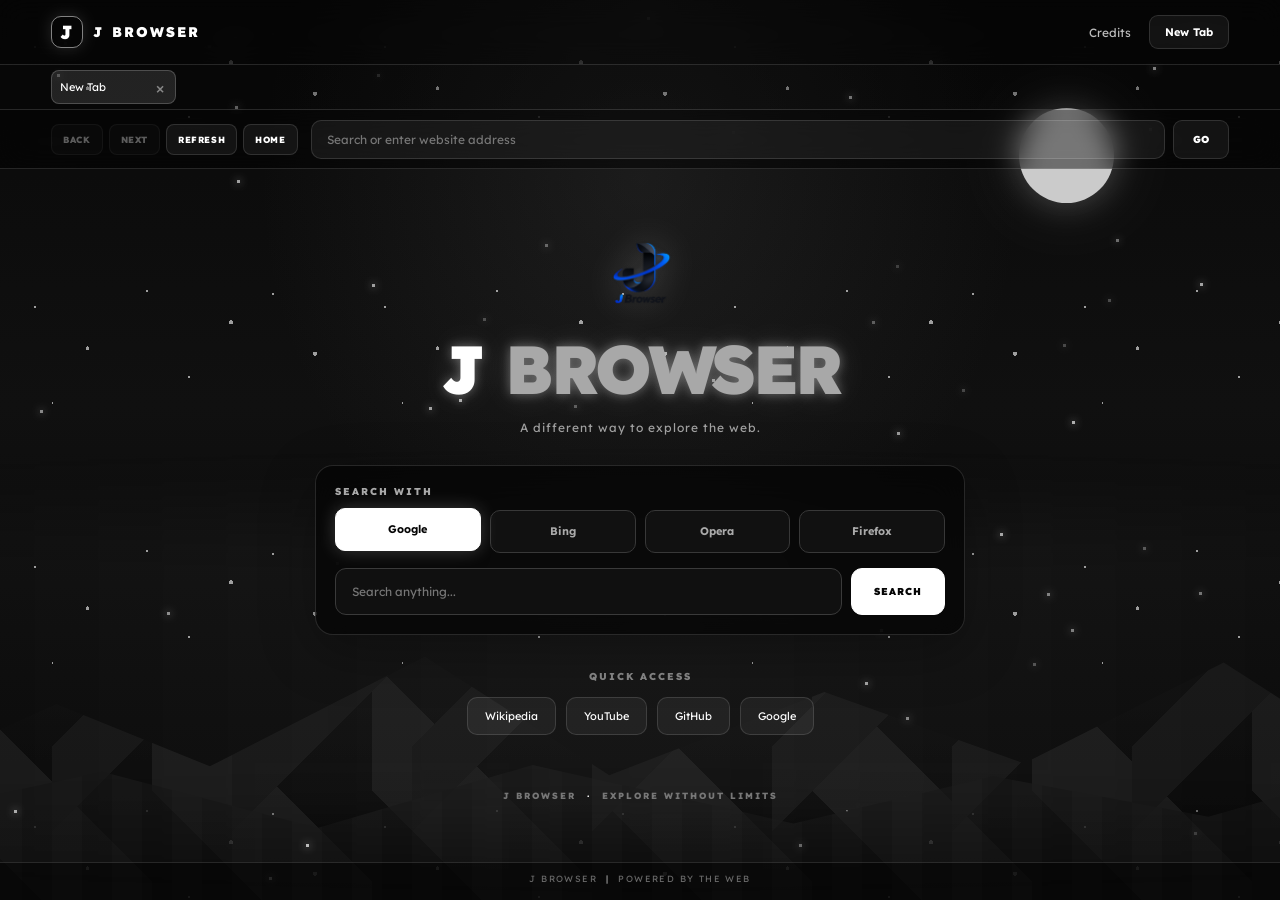
<file: index.html>
<!DOCTYPE html>
<html lang="en">
<head>
  <meta charset="UTF-8">
  <meta name="viewport" content="width=device-width, initial-scale=1.0">
  <meta name="theme-color" content="#050505">
  <title>J Browser</title>

  <link rel="preconnect" href="https://fonts.googleapis.com">
  <link rel="preconnect" href="https://fonts.gstatic.com" crossorigin>
  <link href="https://fonts.googleapis.com/css2?family=Lexend:wght@300;400;500;600;700;800;900&display=swap" rel="stylesheet">

  <link rel="stylesheet" href="style.css">
</head>
<body>

  <div class="shader-scene">
    <div class="shader-sky"></div>
    <div class="shader-stars"></div>
    <div class="shader-moon"></div>
    <div class="terrain terrain-back"></div>
    <div class="terrain terrain-front"></div>
    <div class="shader-fog"></div>
    <div class="particle-layer" id="particleLayer"></div>
  </div>

  <div class="browser-shell">

    <header class="browser-header">
      <a href="#" class="brand" id="brandHome">
        <span class="brand-mark">J</span>
        <span>J BROWSER</span>
      </a>

      <div class="header-actions">
        <a href="credits.html" class="header-link">Credits</a>
        <button class="new-tab-button" id="newTabButton" type="button">
          New Tab
        </button>
      </div>
    </header>

    <div class="tabs-row" id="tabList"></div>

    <div class="browser-toolbar">

      <div class="navigation-controls">
        <button class="tool-button" id="backButton" type="button">BACK</button>
        <button class="tool-button" id="forwardButton" type="button">NEXT</button>
        <button class="tool-button" id="refreshButton" type="button">REFRESH</button>
        <button class="tool-button" id="homeButton" type="button">HOME</button>
      </div>

      <form class="address-form" id="addressForm">
        <input
          type="text"
          id="addressInput"
          placeholder="Search or enter website address"
          autocomplete="off"
          spellcheck="false"
          aria-label="Address bar"
        >
        <button type="submit" class="address-go">GO</button>
      </form>

    </div>

    <main class="browser-content">

      <section class="home-screen" id="homeScreen">

        <div class="home-center">

          <img
            src="logo.png"
            alt="J Browser Logo"
            class="home-logo"
            onerror="this.hidden=true"
          >

          <div class="title-wrap">
            <h1 class="browser-title">J <span>BROWSER</span></h1>
            <p class="home-subtitle">A different way to explore the web.</p>
          </div>

          <form class="search-panel" id="searchForm">

            <div class="engine-control">

              <label class="engine-label">SEARCH WITH</label>

              <div class="engine-options">

                <button
                  type="button"
                  class="engine-option active"
                  data-engine="google"
                >
                  Google
                </button>

                <button
                  type="button"
                  class="engine-option"
                  data-engine="bing"
                >
                  Bing
                </button>

                <button
                  type="button"
                  class="engine-option"
                  data-engine="opera"
                >
                  Opera
                </button>

                <button
                  type="button"
                  class="engine-option"
                  data-engine="firefox"
                >
                  Firefox
                </button>

              </div>
            </div>

            <div class="search-row">

              <input
                type="text"
                id="searchInput"
                placeholder="Search anything..."
                autocomplete="off"
                required
              >

              <button class="search-button" type="submit">
                SEARCH
              </button>

            </div>

          </form>

          <div class="quick-section">

            <p class="quick-heading">QUICK ACCESS</p>

            <div class="quick-links">
              <button class="quick-link" type="button" data-url="https://www.wikipedia.org/">
                Wikipedia
              </button>

              <button class="quick-link" type="button" data-url="https://www.youtube.com/">
                YouTube
              </button>

              <button class="quick-link" type="button" data-url="https://github.com/">
                GitHub
              </button>

              <button class="quick-link" type="button" data-url="https://www.google.com/">
                Google
              </button>
            </div>

          </div>

          <p class="home-footer">
            J BROWSER <span>·</span> EXPLORE WITHOUT LIMITS
          </p>

        </div>
      </section>

      <section class="page-screen" id="pageScreen" hidden>

        <div class="page-info">
          <span class="status-dot"></span>
          <span class="status-text" id="statusText">Loading website...</span>

          <button id="externalButton" type="button">
            OPEN EXTERNALLY
          </button>
        </div>

        <iframe
          id="webFrame"
          title="J Browser webpage"
          referrerpolicy="strict-origin-when-cross-origin"
          allow="fullscreen; autoplay; clipboard-read; clipboard-write"
        ></iframe>

      </section>

    </main>

    <footer class="browser-bottom">
      <span>J BROWSER</span>
      <span class="bottom-separator">|</span>
      <span>POWERED BY THE WEB</span>
    </footer>

  </div>

  <script src="script.js"></script>
</body>
</html>
</file>
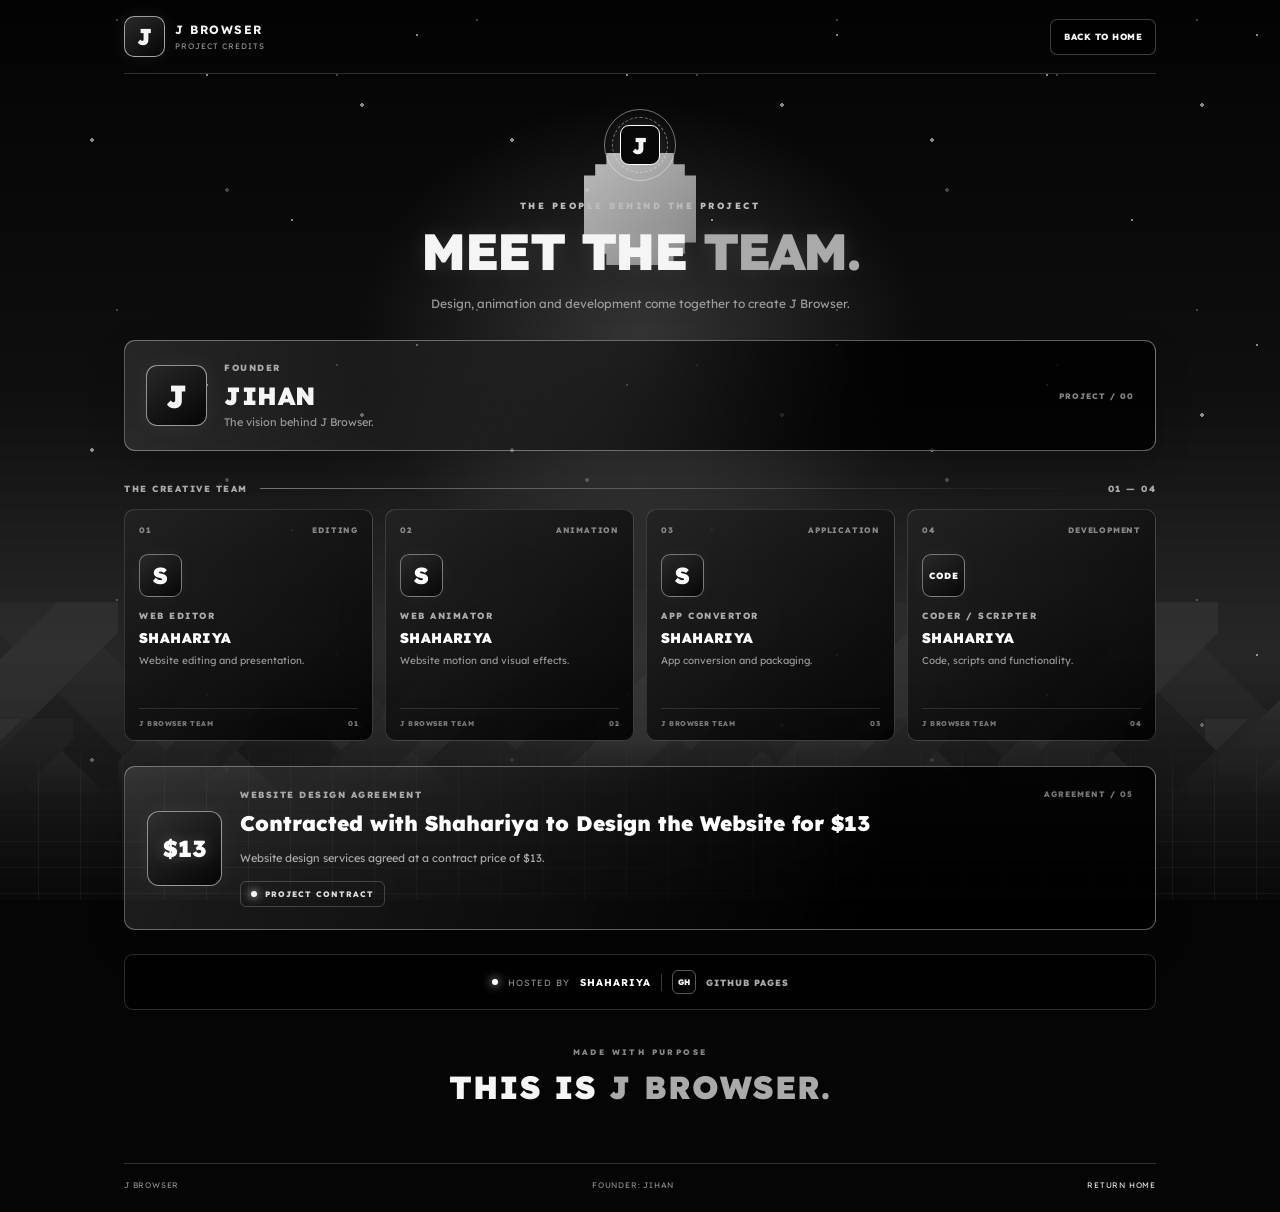
<file: credits.html>
<!DOCTYPE html>
<html lang="en">
<head>
  <meta charset="UTF-8">
  <meta name="viewport" content="width=device-width, initial-scale=1">
  <meta name="theme-color" content="#050505">
  <meta name="description" content="J Browser credits, project team and website design agreement.">
  <title>Credits | J Browser</title>
  <link rel="preconnect" href="https://fonts.googleapis.com">
  <link rel="preconnect" href="https://fonts.gstatic.com" crossorigin>
  <link href="https://fonts.googleapis.com/css2?family=Lexend:wght@400;500;600;700;800;900&display=swap" rel="stylesheet">

  <style>
    :root {
      color-scheme: dark;
      --black: #050505;
      --white: #f5f5f5;
      --muted: #a0a0a0;
      --border: rgba(255,255,255,.17);
      --glass: rgba(5,5,5,.79);
    }

    * {
      box-sizing: border-box;
    }

    html {
      min-height: 100%;
      background: var(--black);
      scroll-behavior: smooth;
    }

    body {
      min-height: 100vh;
      margin: 0;
      overflow-x: hidden;
      color: var(--white);
      background: var(--black);
      font-family: "Lexend", "Segoe UI", Arial, sans-serif;
    }

    a {
      color: inherit;
      text-decoration: none;
    }

    button {
      font: inherit;
      color: inherit;
      cursor: pointer;
      -webkit-tap-highlight-color: transparent;
    }

    button:focus-visible,
    a:focus-visible {
      outline: 2px solid white;
      outline-offset: 4px;
    }

    ::selection {
      background: #fff;
      color: #000;
    }

    /* Animated monochrome shader-inspired scene */

    .shader-scene {
      position: fixed;
      inset: 0;
      z-index: 0;
      overflow: hidden;
      pointer-events: none;
      isolation: isolate;
      background: #030303;
    }

    .sky {
      position: absolute;
      inset: 0;
      background:
        radial-gradient(ellipse at 50% 38%, rgba(255,255,255,.16), transparent 31%),
        radial-gradient(ellipse at 50% 85%, rgba(255,255,255,.07), transparent 45%),
        linear-gradient(180deg, #030303 0%, #0e0e0e 40%, #191919 73%, #030303 100%);
      animation: skyPulse 12s ease-in-out infinite alternate;
    }

    .moon {
      position: absolute;
      left: 50%;
      top: 17%;
      width: clamp(68px, 9vw, 112px);
      aspect-ratio: 1;
      transform: translateX(-50%);
      background: linear-gradient(145deg, #fff, #a7a7a7);
      clip-path: polygon(
        20% 0, 80% 0, 80% 10%, 90% 10%,
        90% 20%, 100% 20%, 100% 80%,
        90% 80%, 90% 90%, 80% 90%,
        80% 100%, 20% 100%, 20% 90%,
        10% 90%, 10% 80%, 0 80%, 0 20%,
        10% 20%, 10% 10%, 20% 10%
      );
      opacity: .72;
      filter: drop-shadow(0 0 24px rgba(255,255,255,.17));
      animation: moonFloat 8s ease-in-out infinite alternate;
    }

    .stars {
      position: absolute;
      inset: -35%;
      background-repeat: repeat;
    }

    .stars-one {
      opacity: .52;
      background-image:
        radial-gradient(1px 1px at 25px 40px, #fff 98%, transparent),
        radial-gradient(2px 2px at 120px 145px, #fff 98%, transparent),
        radial-gradient(1px 1px at 235px 80px, #fff 98%, transparent),
        radial-gradient(1px 1px at 320px 225px, #fff 98%, transparent),
        radial-gradient(2px 2px at 390px 110px, #fff 98%, transparent);
      background-size: 420px 310px;
      animation: starsDrift 100s linear infinite;
    }

    .stars-two {
      opacity: .24;
      background-image:
        radial-gradient(1px 1px at 65px 100px, #fff 98%, transparent),
        radial-gradient(1px 1px at 205px 45px, #fff 98%, transparent),
        radial-gradient(2px 2px at 315px 215px, #fff 98%, transparent);
      background-size: 360px 290px;
      animation: starsDrift 140s linear infinite reverse;
    }

    .mountain {
      position: absolute;
      left: -8%;
      width: 116%;
      image-rendering: pixelated;
    }

    .mountain-back {
      bottom: 12%;
      height: 38%;
      opacity: .42;
      background:
        linear-gradient(135deg, transparent 0 39%, #343434 39% 61%, transparent 61%) 0 100% / 220px 190px repeat-x,
        linear-gradient(45deg, transparent 0 39%, #242424 39% 61%, transparent 61%) 100px 100% / 220px 190px repeat-x;
      animation: farTerrain 42s ease-in-out infinite alternate;
    }

    .mountain-middle {
      bottom: 4%;
      height: 31%;
      opacity: .68;
      background:
        linear-gradient(135deg, transparent 0 39%, #1d1d1d 39% 61%, transparent 61%) 0 100% / 175px 145px repeat-x,
        linear-gradient(45deg, transparent 0 39%, #292929 39% 61%, transparent 61%) 82px 100% / 175px 145px repeat-x;
      animation: nearTerrain 32s ease-in-out infinite alternate;
    }

    .mountain-front {
      bottom: -2%;
      height: 21%;
      opacity: .95;
      background:
        linear-gradient(135deg, transparent 0 38%, #090909 38% 62%, transparent 62%) 0 100% / 145px 120px repeat-x,
        linear-gradient(45deg, transparent 0 38%, #181818 38% 62%, transparent 62%) 69px 100% / 145px 120px repeat-x;
    }

    .ground {
      position: absolute;
      left: -20%;
      bottom: -24%;
      width: 140%;
      height: 42%;
      transform: rotateX(52deg);
      transform-origin: top center;
      background:
        linear-gradient(rgba(255,255,255,.05) 1px, transparent 1px),
        linear-gradient(90deg, rgba(255,255,255,.05) 1px, transparent 1px),
        linear-gradient(180deg, #171717, #030303);
      background-size: 42px 42px, 42px 42px, 100% 100%;
      mask-image: linear-gradient(180deg, transparent, #000 25%);
      animation: gridTravel 14s linear infinite;
    }

    .fog {
      position: absolute;
      inset: 43% -30% 0;
      background: linear-gradient(180deg, transparent, rgba(230,230,230,.07), transparent);
      filter: blur(25px);
      animation: fogTravel 17s ease-in-out infinite alternate;
    }

    .particles {
      position: absolute;
      inset: 0;
      overflow: hidden;
    }

    .particle {
      position: absolute;
      bottom: -10px;
      width: 2px;
      height: 2px;
      background: #fff;
      box-shadow: 0 0 8px rgba(255,255,255,.8);
      opacity: 0;
      animation: particleRise var(--duration, 12s) linear var(--delay, 0s) infinite;
    }

    /* Main layout */

    .page-shell {
      position: relative;
      z-index: 1;
      width: min(1080px, 100%);
      min-height: 100vh;
      margin: 0 auto;
      padding: 0 24px;
    }

    .topbar {
      display: flex;
      align-items: center;
      justify-content: space-between;
      gap: 16px;
      padding: 16px 0;
      border-bottom: 1px solid var(--border);
    }

    .brand {
      display: flex;
      align-items: center;
      gap: 10px;
    }

    .brand-logo {
      display: grid;
      place-items: center;
      width: 41px;
      height: 41px;
      border: 1px solid rgba(255,255,255,.6);
      border-radius: 10px;
      background: linear-gradient(145deg, #2a2a2a, #050505);
      font-size: 23px;
      font-weight: 900;
      box-shadow: 0 0 20px rgba(255,255,255,.07);
    }

    .brand-text {
      display: flex;
      flex-direction: column;
      gap: 4px;
    }

    .brand-text strong {
      font-size: 12px;
      letter-spacing: 1.5px;
    }

    .brand-text small {
      color: #929292;
      font-size: 8px;
      letter-spacing: 1px;
    }

    .plain-button {
      display: inline-flex;
      align-items: center;
      justify-content: center;
      min-height: 36px;
      padding: 0 13px;
      border: 1px solid rgba(255,255,255,.24);
      border-radius: 7px;
      background: rgba(0,0,0,.62);
      color: #f5f5f5;
      font-size: 9px;
      font-weight: 800;
      letter-spacing: .5px;
      transition: background .2s, color .2s, border-color .2s;
    }

    .plain-button:hover {
      border-color: #fff;
      background: #fff;
      color: #050505;
    }

    .main {
      padding: 28px 0 30px;
    }

    .intro {
      padding: 7px 0 26px;
      text-align: center;
      animation: enterView .65s ease both;
    }

    .orbit-logo {
      position: relative;
      display: grid;
      place-items: center;
      width: 72px;
      height: 72px;
      margin: 0 auto 19px;
    }

    .orbit-ring {
      position: absolute;
      inset: 0;
      border: 1px solid rgba(255,255,255,.42);
      border-radius: 50%;
      animation: orbitSpin 11s linear infinite;
    }

    .orbit-ring.second {
      inset: 8px;
      border-style: dashed;
      animation-duration: 15s;
      animation-direction: reverse;
    }

    .orbit-core {
      display: grid;
      place-items: center;
      width: 40px;
      height: 40px;
      border: 1px solid #fff;
      border-radius: 9px;
      background: #080808;
      font-size: 23px;
      font-weight: 900;
      box-shadow: 0 0 22px rgba(255,255,255,.13);
    }

    .eyebrow {
      margin: 0 0 11px;
      color: #bcbcbc;
      font-size: 9px;
      font-weight: 800;
      letter-spacing: 2.5px;
    }

    .intro h1 {
      margin: 0;
      font-size: clamp(35px, 5vw, 51px);
      font-weight: 900;
      letter-spacing: -1.5px;
      line-height: 1.15;
      text-shadow: 0 0 22px rgba(255,255,255,.1);
    }

    .intro h1 span {
      color: #aaa;
    }

    .intro-description {
      max-width: 450px;
      margin: 13px auto 0;
      color: #9c9c9c;
      font-size: 12px;
      line-height: 1.7;
    }

    /* Founder card */

    .founder-card {
      display: flex;
      align-items: center;
      gap: 17px;
      padding: 21px;
      border: 1px solid rgba(255,255,255,.36);
      border-radius: 11px;
      background: linear-gradient(110deg, rgba(255,255,255,.1), rgba(0,0,0,.82) 70%);
      box-shadow: 0 12px 35px rgba(0,0,0,.18);
      animation: enterView .7s ease both;
      transition: border-color .25s, transform .25s;
    }

    .founder-card:hover {
      transform: translateY(-3px);
      border-color: rgba(255,255,255,.72);
    }

    .founder-icon {
      display: grid;
      place-items: center;
      width: 61px;
      height: 61px;
      flex: 0 0 auto;
      border: 1px solid rgba(255,255,255,.55);
      border-radius: 11px;
      background: linear-gradient(145deg, #282828, #050505);
      font-size: 32px;
      font-weight: 900;
      box-shadow: 0 0 23px rgba(255,255,255,.06);
    }

    .role {
      display: block;
      color: #aaa;
      font-size: 9px;
      font-weight: 800;
      letter-spacing: 1.5px;
    }

    .founder-info {
      flex: 1;
      min-width: 0;
    }

    .founder-info h2 {
      margin: 7px 0 4px;
      font-size: 25px;
      font-weight: 900;
      letter-spacing: .5px;
    }

    .founder-info p {
      margin: 0;
      color: #999;
      font-size: 11px;
    }

    .founder-index {
      color: #858585;
      font-size: 8px;
      font-weight: 800;
      letter-spacing: 1px;
      white-space: nowrap;
    }

    /* Team credit cards */

    .section-heading {
      display: flex;
      align-items: center;
      gap: 12px;
      margin: 32px 0 15px;
      color: #aaa;
      font-size: 9px;
      font-weight: 800;
      letter-spacing: 1.5px;
    }

    .section-line {
      height: 1px;
      flex: 1;
      background: linear-gradient(90deg, rgba(255,255,255,.4), transparent);
    }

    .team-grid {
      display: grid;
      grid-template-columns: repeat(4, minmax(0, 1fr));
      gap: 12px;
    }

    .team-card {
      position: relative;
      display: flex;
      flex-direction: column;
      min-width: 0;
      min-height: 232px;
      overflow: hidden;
      padding: 15px 14px 12px;
      border: 1px solid rgba(255,255,255,.17);
      border-radius: 10px;
      background: linear-gradient(145deg, rgba(35,35,35,.88), rgba(0,0,0,.88));
      animation: cardReveal .7s ease var(--delay, 0ms) both;
      transition: transform .27s, border-color .27s, box-shadow .27s, background .27s;
    }

    .team-card::before {
      content: "";
      position: absolute;
      top: 0;
      left: -110%;
      width: 70%;
      height: 1px;
      background: linear-gradient(90deg, transparent, #fff, transparent);
      transition: left .5s;
    }

    .team-card:hover {
      transform: translateY(-5px);
      border-color: rgba(255,255,255,.7);
      background: linear-gradient(145deg, #292929, #050505);
      box-shadow: 0 12px 30px rgba(0,0,0,.23), 0 0 22px rgba(255,255,255,.045);
    }

    .team-card:hover::before {
      left: 135%;
    }

    .card-top,
    .card-bottom {
      display: flex;
      align-items: center;
      justify-content: space-between;
      gap: 7px;
    }

    .card-top {
      color: #888;
      font-size: 8px;
      font-weight: 800;
      letter-spacing: .8px;
    }

    .avatar {
      display: grid;
      place-items: center;
      width: 43px;
      height: 43px;
      margin: 19px 0 13px;
      border: 1px solid rgba(255,255,255,.42);
      border-radius: 9px;
      background: linear-gradient(145deg, #292929, #070707);
      color: #fff;
      font-size: 23px;
      font-weight: 900;
      box-shadow: 0 0 20px rgba(255,255,255,.04);
    }

    .avatar.code {
      font-size: 9px;
      letter-spacing: .5px;
    }

    .team-card h3 {
      margin: 8px 0 6px;
      color: white;
      font-size: 14px;
      font-weight: 900;
      letter-spacing: .4px;
      overflow-wrap: anywhere;
    }

    .team-card p {
      margin: 0 0 16px;
      color: #999;
      font-size: 10px;
      line-height: 1.6;
    }

    .card-bottom {
      margin-top: auto;
      padding-top: 10px;
      border-top: 1px solid rgba(255,255,255,.12);
      color: #777;
      font-size: 7px;
      font-weight: 800;
      letter-spacing: .5px;
    }

    /* Website design contract card */

    .contract-card {
      position: relative;
      display: flex;
      align-items: center;
      gap: 18px;
      margin-top: 25px;
      padding: 22px;
      overflow: hidden;
      border: 1px solid rgba(255,255,255,.34);
      border-radius: 11px;
      background: linear-gradient(110deg, rgba(255,255,255,.1), rgba(0,0,0,.85) 72%);
      box-shadow: 0 12px 35px rgba(0,0,0,.2);
      animation: cardReveal .8s ease both;
      transition: border-color .25s, transform .25s, box-shadow .25s;
    }

    .contract-card::after {
      content: "";
      position: absolute;
      top: -100%;
      left: -60%;
      width: 27%;
      height: 300%;
      transform: rotate(24deg);
      background: linear-gradient(90deg, transparent, rgba(255,255,255,.085), transparent);
      animation: contractShine 8s ease-in-out infinite;
      pointer-events: none;
    }

    .contract-card:hover {
      transform: translateY(-3px);
      border-color: rgba(255,255,255,.75);
      box-shadow: 0 12px 36px rgba(255,255,255,.045);
    }

    .contract-price {
      position: relative;
      z-index: 1;
      display: grid;
      place-items: center;
      width: 75px;
      height: 75px;
      flex: 0 0 auto;
      border: 1px solid rgba(255,255,255,.53);
      border-radius: 12px;
      background: linear-gradient(145deg, #303030, #050505);
      color: #fff;
      font-size: 23px;
      font-weight: 900;
      text-shadow: 0 0 15px rgba(255,255,255,.22);
      box-shadow: 0 0 25px rgba(255,255,255,.055);
    }

    .contract-content {
      position: relative;
      z-index: 1;
      flex: 1;
      min-width: 0;
    }

    .contract-label {
      display: block;
      margin-bottom: 8px;
      color: #aaa;
      font-size: 9px;
      font-weight: 800;
      letter-spacing: 1.5px;
    }

    .contract-content h2 {
      margin: 0 0 9px;
      color: #fff;
      font-size: clamp(16px, 2.1vw, 21px);
      font-weight: 900;
      line-height: 1.5;
    }

    .contract-content p {
      margin: 0;
      color: #aaa;
      font-size: 11px;
      line-height: 1.8;
    }

    .contract-status {
      display: inline-flex;
      align-items: center;
      gap: 8px;
      margin-top: 13px;
      padding: 7px 10px;
      border: 1px solid rgba(255,255,255,.2);
      border-radius: 6px;
      color: #ddd;
      font-size: 8px;
      font-weight: 800;
      letter-spacing: 1px;
    }

    .contract-status-dot {
      width: 6px;
      height: 6px;
      border-radius: 50%;
      background: #fff;
      box-shadow: 0 0 9px #fff;
      animation: statusPulse 2s ease-in-out infinite;
    }

    .contract-index {
      position: relative;
      z-index: 1;
      align-self: flex-start;
      flex: 0 0 auto;
      color: #777;
      font-size: 8px;
      font-weight: 800;
      letter-spacing: 1px;
    }

    /* Hosting credit */

    .hosting-credit {
      display: flex;
      align-items: center;
      justify-content: center;
      flex-wrap: wrap;
      gap: 10px;
      margin-top: 24px;
      padding: 15px;
      border: 1px solid var(--border);
      border-radius: 9px;
      background: rgba(0,0,0,.62);
      animation: cardReveal .9s ease both;
    }

    .hosting-dot {
      width: 6px;
      height: 6px;
      border-radius: 50%;
      background: white;
      box-shadow: 0 0 10px white;
      animation: statusPulse 2s ease-in-out infinite;
    }

    .hosting-label {
      color: #888;
      font-size: 9px;
      letter-spacing: 1px;
    }

    .hosting-credit strong {
      color: white;
      font-size: 10px;
      letter-spacing: 1px;
    }

    .hosting-divider {
      width: 1px;
      height: 17px;
      background: rgba(255,255,255,.22);
    }

    .github-label {
      display: grid;
      place-items: center;
      width: 24px;
      height: 24px;
      border: 1px solid rgba(255,255,255,.34);
      border-radius: 6px;
      font-size: 8px;
      font-weight: 900;
    }

    .hosting-platform {
      color: #aaa;
      font-size: 9px;
      font-weight: 800;
      letter-spacing: 1px;
    }

    .signoff {
      margin: 37px 0 26px;
      text-align: center;
    }

    .signoff p {
      color: #888;
      font-size: 8px;
      font-weight: 800;
      letter-spacing: 2.4px;
    }

    .signoff h2 {
      margin: 10px 0;
      font-size: clamp(24px, 3.2vw, 32px);
      font-weight: 900;
      letter-spacing: 1px;
    }

    .signoff h2 span {
      color: #aaa;
    }

    .footer {
      display: flex;
      justify-content: space-between;
      flex-wrap: wrap;
      gap: 12px;
      padding: 16px 0 22px;
      border-top: 1px solid var(--border);
      color: #888;
      font-size: 8px;
      letter-spacing: .8px;
    }

    .footer a {
      color: #ddd;
      transition: color .2s;
    }

    .footer a:hover {
      color: #fff;
      text-decoration: underline;
    }

    /* Animation */

    @keyframes skyPulse {
      from { filter: brightness(.76); }
      to { filter: brightness(1.15); }
    }

    @keyframes moonFloat {
      from { margin-top: 0; opacity: .55; }
      to { margin-top: 9px; opacity: .83; }
    }

    @keyframes starsDrift {
      from { transform: translate(0, 0); }
      to { transform: translate(180px, 140px); }
    }

    @keyframes farTerrain {
      from { transform: translateX(-1.5%); }
      to { transform: translateX(1.5%); }
    }

    @keyframes nearTerrain {
      from { transform: translateX(1%); }
      to { transform: translateX(-1%); }
    }

    @keyframes gridTravel {
      from { background-position: 0 0, 0 0, 0 0; }
      to { background-position: 0 42px, 42px 0, 0 0; }
    }

    @keyframes fogTravel {
      from { transform: translateX(-6%); opacity: .4; }
      to { transform: translateX(7%); opacity: .8; }
    }

    @keyframes particleRise {
      0% { transform: translate(0, 0); opacity: 0; }
      15% { opacity: .4; }
      85% { opacity: .2; }
      100% { transform: translate(var(--drift, 20px), -100vh); opacity: 0; }
    }

    @keyframes orbitSpin {
      to { transform: rotate(360deg); }
    }

    @keyframes enterView {
      from { opacity: 0; transform: translateY(12px); }
      to { opacity: 1; transform: translateY(0); }
    }

    @keyframes cardReveal {
      from { opacity: 0; transform: translateY(14px); }
      to { opacity: 1; transform: translateY(0); }
    }

    @keyframes contractShine {
      0%, 30% { left: -60%; }
      70%, 100% { left: 140%; }
    }

    @keyframes statusPulse {
      0%, 100% { opacity: .45; }
      50% { opacity: 1; }
    }

    /* Responsive layout */

    @media (max-width: 850px) {
      .team-grid {
        grid-template-columns: repeat(2, minmax(0, 1fr));
      }

      .page-shell {
        padding: 0 18px;
      }
    }

    @media (max-width: 540px) {
      .page-shell {
        padding: 0 12px;
      }

      .topbar {
        padding: 13px 0;
      }

      .plain-button {
        padding: 0 9px;
        font-size: 8px;
      }

      .main {
        padding-top: 19px;
      }

      .intro h1 {
        font-size: 34px;
        letter-spacing: -1px;
      }

      .intro-description {
        max-width: 310px;
        font-size: 10px;
      }

      .founder-card {
        gap: 10px;
        padding: 13px;
      }

      .founder-icon {
        width: 47px;
        height: 47px;
        font-size: 25px;
      }

      .founder-info h2 {
        font-size: 20px;
      }

      .founder-info p {
        font-size: 9px;
      }

      .founder-index {
        max-width: 65px;
        font-size: 7px;
        line-height: 1.5;
        text-align: right;
        white-space: normal;
      }

      .team-grid {
        gap: 8px;
      }

      .team-card {
        min-height: 210px;
        padding: 11px 10px;
      }

      .team-card h3 {
        font-size: 13px;
      }

      .team-card p {
        font-size: 9px;
      }

      .card-bottom {
        font-size: 6px;
      }

      .contract-card {
        align-items: flex-start;
        gap: 11px;
        padding: 14px;
      }

      .contract-price {
        width: 53px;
        height: 53px;
        border-radius: 9px;
        font-size: 18px;
      }

      .contract-label {
        font-size: 8px;
        letter-spacing: .8px;
      }

      .contract-content h2 {
        font-size: 14px;
      }

      .contract-content p {
        font-size: 10px;
      }

      .contract-index {
        display: none;
      }

      .hosting-credit {
        gap: 7px;
        padding: 12px 8px;
      }

      .hosting-label,
      .hosting-platform {
        font-size: 8px;
      }

      .hosting-credit strong {
        font-size: 9px;
      }

      .footer {
        font-size: 7px;
      }
    }

    @media (prefers-reduced-motion: reduce) {
      *,
      *::before,
      *::after {
        animation-duration: .01ms !important;
        animation-iteration-count: 1 !important;
        scroll-behavior: auto !important;
        transition-duration: .01ms !important;
      }
    }
  </style>
</head>

<body>
  <div class="shader-scene" aria-hidden="true">
    <div class="sky"></div>
    <div class="stars stars-one"></div>
    <div class="stars stars-two"></div>
    <div class="moon"></div>
    <div class="mountain mountain-back"></div>
    <div class="mountain mountain-middle"></div>
    <div class="mountain mountain-front"></div>
    <div class="ground"></div>
    <div class="fog"></div>
    <div class="particles" id="particles"></div>
  </div>

  <div class="page-shell">
    <header class="topbar">
      <a class="brand" href="index.html" aria-label="J Browser home">
        <span class="brand-logo">J</span>
        <span class="brand-text">
          <strong>J BROWSER</strong>
          <small>PROJECT CREDITS</small>
        </span>
      </a>

      <a class="plain-button" href="index.html">BACK TO HOME</a>
    </header>

    <main class="main">
      <section class="intro">
        <div class="orbit-logo" aria-hidden="true">
          <span class="orbit-ring"></span>
          <span class="orbit-ring second"></span>
          <span class="orbit-core">J</span>
        </div>

        <p class="eyebrow">THE PEOPLE BEHIND THE PROJECT</p>
        <h1>MEET THE <span>TEAM.</span></h1>
        <p class="intro-description">Design, animation and development come together to create J Browser.</p>
      </section>

      <section class="founder-card">
        <div class="founder-icon">J</div>
        <div class="founder-info">
          <span class="role">FOUNDER</span>
          <h2>JIHAN</h2>
          <p>The vision behind J Browser.</p>
        </div>
        <span class="founder-index">PROJECT / 00</span>
      </section>

      <div class="section-heading">
        <span>THE CREATIVE TEAM</span>
        <span class="section-line"></span>
        <span>01 — 04</span>
      </div>

      <section class="team-grid" aria-label="J Browser team credits">
        <article class="team-card" style="--delay: 0ms">
          <div class="card-top">
            <span>01</span>
            <span>EDITING</span>
          </div>
          <div class="avatar">S</div>
          <span class="role">WEB EDITOR</span>
          <h3>SHAHARIYA</h3>
          <p>Website editing and presentation.</p>
          <div class="card-bottom">
            <span>J BROWSER TEAM</span>
            <span>01</span>
          </div>
        </article>

        <article class="team-card" style="--delay: 100ms">
          <div class="card-top">
            <span>02</span>
            <span>ANIMATION</span>
          </div>
          <div class="avatar">S</div>
          <span class="role">WEB ANIMATOR</span>
          <h3>SHAHARIYA</h3>
          <p>Website motion and visual effects.</p>
          <div class="card-bottom">
            <span>J BROWSER TEAM</span>
            <span>02</span>
          </div>
        </article>

        <article class="team-card" style="--delay: 200ms">
          <div class="card-top">
            <span>03</span>
            <span>APPLICATION</span>
          </div>
          <div class="avatar">S</div>
          <span class="role">APP CONVERTOR</span>
          <h3>SHAHARIYA</h3>
          <p>App conversion and packaging.</p>
          <div class="card-bottom">
            <span>J BROWSER TEAM</span>
            <span>03</span>
          </div>
        </article>

        <article class="team-card" style="--delay: 300ms">
          <div class="card-top">
            <span>04</span>
            <span>DEVELOPMENT</span>
          </div>
          <div class="avatar code">CODE</div>
          <span class="role">CODER / SCRIPTER</span>
          <h3>SHAHARIYA</h3>
          <p>Code, scripts and functionality.</p>
          <div class="card-bottom">
            <span>J BROWSER TEAM</span>
            <span>04</span>
          </div>
        </article>
      </section>

      <section class="contract-card" aria-labelledby="contractTitle">
        <div class="contract-price">$13</div>

        <div class="contract-content">
          <span class="contract-label">WEBSITE DESIGN AGREEMENT</span>
          <h2 id="contractTitle">Contracted with Shahariya to Design the Website for $13</h2>
          <p>Website design services agreed at a contract price of $13.</p>
          <span class="contract-status">
            <span class="contract-status-dot"></span>
            PROJECT CONTRACT
          </span>
        </div>

        <span class="contract-index">AGREEMENT / 05</span>
      </section>

      <section class="hosting-credit" aria-label="Hosting credit">
        <span class="hosting-dot"></span>
        <span class="hosting-label">HOSTED BY</span>
        <strong>SHAHARIYA</strong>
        <span class="hosting-divider"></span>
        <span class="github-label">GH</span>
        <span class="hosting-platform">GITHUB PAGES</span>
      </section>

      <section class="signoff">
        <p>MADE WITH PURPOSE</p>
        <h2>THIS IS <span>J BROWSER.</span></h2>
      </section>
    </main>

    <footer class="footer">
      <span>J BROWSER</span>
      <span>FOUNDER: JIHAN</span>
      <a href="index.html">RETURN HOME</a>
    </footer>
  </div>

  <script>
    "use strict";

    (function createParticles() {
      const layer = document.getElementById("particles");

      if (!layer || window.matchMedia("(prefers-reduced-motion: reduce)").matches) {
        return;
      }

      const count = window.innerWidth < 540 ? 13 : 25;

      for (let i = 0; i < count; i++) {
        const particle = document.createElement("span");
        particle.className = "particle";
        particle.style.left = `${Math.random() * 100}%`;
        particle.style.setProperty("--duration", `${9 + Math.random() * 13}s`);
        particle.style.setProperty("--delay", `${-Math.random() * 20}s`);
        particle.style.setProperty("--drift", `${(Math.random() - 0.5) * 110}px`);
        layer.appendChild(particle);
      }
    })();
  </script>
</body>
</html>
</file>
<file: style.css>
* {
  margin: 0;
  padding: 0;
  box-sizing: border-box;
}

:root {
  color-scheme: dark;
  --background: #050505;
  --border: rgba(255, 255, 255, 0.13);
  --white: #ffffff;
  --muted: #929292;
}

html,
body {
  width: 100%;
  min-height: 100%;
  font-family: "Lexend", sans-serif;
  background: var(--background);
  color: var(--white);
}

body {
  min-height: 100vh;
  overflow-x: hidden;
}

button,
input {
  font: inherit;
}

button {
  color: white;
}

button:focus-visible,
a:focus-visible,
input:focus-visible {
  outline: 2px solid white;
  outline-offset: 3px;
}

.shader-scene {
  position: fixed;
  inset: 0;
  z-index: 0;
  overflow: hidden;
  pointer-events: none;
  background: #050505;
}

.shader-sky {
  position: absolute;
  inset: 0;
  background:
    radial-gradient(ellipse at 50% 20%, rgba(90, 90, 90, 0.2), transparent 42%),
    linear-gradient(180deg, #090909 0%, #101010 45%, #050505 100%);
  animation: skyBreath 12s ease-in-out infinite alternate;
}

.shader-stars {
  position: absolute;
  inset: 0;
  opacity: 0.6;
  background-image:
    radial-gradient(1px 1px at 10% 18%, white 99%, transparent),
    radial-gradient(2px 2px at 25% 34%, white 99%, transparent),
    radial-gradient(1px 1px at 42% 12%, white 99%, transparent),
    radial-gradient(2px 2px at 66% 24%, white 99%, transparent),
    radial-gradient(1px 1px at 78% 13%, white 99%, transparent),
    radial-gradient(2px 2px at 90% 36%, white 99%, transparent),
    radial-gradient(1px 1px at 54% 45%, white 99%, transparent),
    radial-gradient(1px 1px at 15% 55%, white 99%, transparent);
  background-size: 350px 260px;
  animation: starsMove 35s linear infinite;
}

.shader-moon {
  position: absolute;
  width: 95px;
  height: 95px;
  top: 12%;
  right: 13%;
  border-radius: 50%;
  background: #ededed;
  opacity: 0.85;
  box-shadow:
    0 0 35px rgba(255, 255, 255, 0.28),
    0 0 90px rgba(255, 255, 255, 0.12);
  animation: moonFloat 8s ease-in-out infinite alternate;
}

.terrain {
  position: absolute;
  width: 120%;
  left: -10%;
  image-rendering: pixelated;
}

.terrain-back {
  height: 33%;
  bottom: 0;
  opacity: 0.38;
  background:
    linear-gradient(135deg, transparent 30%, #252525 30% 48%, transparent 48%) 0 0 / 180px 100%,
    linear-gradient(45deg, transparent 25%, #303030 25% 50%, transparent 50%) 60px 20px / 220px 100%,
    linear-gradient(#161616, #050505);
  clip-path: polygon(
    0 62%, 12% 34%, 22% 55%, 36% 18%,
    48% 58%, 62% 30%, 75% 54%, 88% 20%,
    100% 60%, 100% 100%, 0 100%
  );
  animation: terrainBack 18s ease-in-out infinite alternate;
}

.terrain-front {
  height: 25%;
  bottom: -5%;
  opacity: 0.72;
  background:
    repeating-linear-gradient(90deg, #161616 0 30px, #111 30px 60px),
    linear-gradient(#161616, #030303);
  clip-path: polygon(
    0 45%, 15% 23%, 29% 48%, 43% 20%,
    60% 46%, 73% 25%, 87% 43%, 100% 18%,
    100% 100%, 0 100%
  );
  animation: terrainFront 14s ease-in-out infinite alternate;
}

.shader-fog {
  position: absolute;
  width: 150%;
  height: 35%;
  bottom: 8%;
  left: -25%;
  background: linear-gradient(
    90deg,
    transparent,
    rgba(190, 190, 190, 0.08),
    transparent
  );
  filter: blur(35px);
  animation: fogMove 18s ease-in-out infinite alternate;
}

.particle-layer {
  position: absolute;
  inset: 0;
  overflow: hidden;
}

.pixel {
  position: absolute;
  width: 3px;
  height: 3px;
  background: rgba(255, 255, 255, 0.8);
  box-shadow: 0 0 8px white;
  animation: particleFloat var(--duration) linear infinite;
  animation-delay: var(--delay);
}

.browser-shell {
  position: relative;
  z-index: 2;
  display: flex;
  flex-direction: column;
  min-height: 100vh;
}

.browser-header {
  height: 65px;
  padding: 0 4%;
  display: flex;
  align-items: center;
  justify-content: space-between;
  border-bottom: 1px solid var(--border);
  background: rgba(0, 0, 0, 0.42);
  backdrop-filter: blur(14px);
}

.brand {
  display: flex;
  align-items: center;
  gap: 10px;
  text-decoration: none;
  color: white;
  font-size: 14px;
  font-weight: 900;
  letter-spacing: 2px;
}

.brand-mark {
  width: 32px;
  height: 32px;
  display: grid;
  place-items: center;
  border: 1px solid rgba(255, 255, 255, 0.5);
  border-radius: 10px;
  font-size: 19px;
  box-shadow: 0 0 15px rgba(255, 255, 255, 0.13);
}

.header-actions {
  display: flex;
  align-items: center;
  gap: 18px;
}

.header-link {
  color: #bdbdbd;
  text-decoration: none;
  font-size: 12px;
  transition: color 0.3s;
}

.header-link:hover {
  color: white;
}

.new-tab-button,
.tool-button,
.address-go,
.search-button,
.quick-link {
  border: 1px solid var(--border);
  background: rgba(255, 255, 255, 0.055);
  cursor: pointer;
  transition: 0.3s ease;
}

.new-tab-button {
  padding: 9px 15px;
  border-radius: 9px;
  font-size: 11px;
  font-weight: 700;
}

.new-tab-button:hover,
.tool-button:hover,
.address-go:hover,
.quick-link:hover {
  border-color: white;
  background: rgba(255, 255, 255, 0.15);
  box-shadow: 0 0 16px rgba(255, 255, 255, 0.12);
  transform: translateY(-2px);
}

.tabs-row {
  min-height: 42px;
  padding: 5px 4%;
  display: flex;
  gap: 7px;
  overflow-x: auto;
  border-bottom: 1px solid var(--border);
  background: rgba(0, 0, 0, 0.28);
  scrollbar-width: thin;
}

.browser-tab {
  min-width: 125px;
  max-width: 180px;
  display: flex;
  align-items: center;
  gap: 8px;
  padding: 5px 8px;
  border: 1px solid transparent;
  border-radius: 8px;
  color: #999;
  background: rgba(255, 255, 255, 0.035);
  transition: 0.25s ease;
}

.browser-tab.active {
  color: white;
  border-color: rgba(255, 255, 255, 0.2);
  background: rgba(255, 255, 255, 0.11);
}

.tab-select {
  flex: 1;
  min-width: 0;
  padding: 4px 0;
  overflow: hidden;
  text-align: left;
  text-overflow: ellipsis;
  white-space: nowrap;
  color: inherit;
  border: 0;
  background: transparent;
  cursor: pointer;
  font-size: 11px;
}

.tab-close {
  padding: 0 3px;
  color: #888;
  border: 0;
  background: transparent;
  cursor: pointer;
  font-size: 17px;
}

.tab-close:hover {
  color: white;
}

.browser-toolbar {
  min-height: 59px;
  padding: 9px 4%;
  display: flex;
  align-items: center;
  gap: 13px;
  border-bottom: 1px solid var(--border);
  background: rgba(0, 0, 0, 0.46);
  backdrop-filter: blur(14px);
}

.navigation-controls {
  display: flex;
  gap: 6px;
}

.tool-button {
  padding: 9px 11px;
  border-radius: 8px;
  font-size: 9px;
  font-weight: 800;
  letter-spacing: 0.6px;
}

.tool-button:disabled {
  opacity: 0.35;
  cursor: not-allowed;
  transform: none;
  box-shadow: none;
}

.address-form {
  flex: 1;
  display: flex;
  gap: 8px;
  min-width: 0;
}

.address-form input {
  flex: 1;
  min-width: 0;
  padding: 11px 15px;
  color: white;
  border: 1px solid var(--border);
  border-radius: 10px;
  outline: none;
  background: rgba(255, 255, 255, 0.06);
  font-size: 12px;
  transition: 0.3s;
}

.address-form input:focus {
  border-color: rgba(255, 255, 255, 0.6);
  box-shadow: 0 0 15px rgba(255, 255, 255, 0.08);
}

.address-form input::placeholder,
.search-row input::placeholder {
  color: #777;
}

.address-go {
  padding: 0 19px;
  border-radius: 9px;
  font-size: 10px;
  font-weight: 900;
}

.browser-content {
  flex: 1;
  min-height: 550px;
}

.home-screen {
  min-height: 550px;
  display: flex;
  justify-content: center;
  align-items: center;
  padding: 65px 20px 55px;
  animation: homeAppear 0.8s ease both;
}

.home-center {
  width: min(650px, 100%);
  text-align: center;
}

.home-logo {
  display: block;
  width: 78px;
  height: 78px;
  object-fit: contain;
  margin: 0 auto 20px;
  filter: drop-shadow(0 0 18px rgba(255, 255, 255, 0.23));
  animation: logoFloat 4s ease-in-out infinite;
}

.title-wrap {
  margin-bottom: 30px;
}

.browser-title {
  font-size: clamp(36px, 8vw, 68px);
  font-weight: 900;
  letter-spacing: -3px;
  line-height: 1.1;
  text-shadow:
    0 0 12px rgba(255, 255, 255, 0.35),
    0 0 35px rgba(255, 255, 255, 0.13);
  animation: titleGlow 4s ease-in-out infinite alternate;
}

.browser-title span {
  color: #a8a8a8;
}

.home-subtitle {
  margin-top: 13px;
  color: #a2a2a2;
  font-size: 12px;
  letter-spacing: 1px;
}

.search-panel {
  width: 100%;
  padding: 19px;
  display: flex;
  flex-direction: column;
  gap: 15px;
  border: 1px solid var(--border);
  border-radius: 18px;
  background: rgba(5, 5, 5, 0.75);
  backdrop-filter: blur(18px);
  box-shadow: 0 15px 55px rgba(0, 0, 0, 0.3);
  transition: border-color 0.3s, box-shadow 0.3s;
}

.search-panel:hover {
  border-color: rgba(255, 255, 255, 0.3);
  box-shadow: 0 15px 55px rgba(255, 255, 255, 0.045);
}

.engine-control {
  width: 100%;
  display: flex;
  flex-direction: column;
  align-items: flex-start;
  gap: 12px;
}

.engine-label {
  color: #a9a9a9;
  font-size: 10px;
  font-weight: 800;
  letter-spacing: 2px;
}

.engine-options {
  width: 100%;
  display: grid;
  grid-template-columns: repeat(4, 1fr);
  gap: 9px;
}

.engine-option {
  min-height: 43px;
  padding: 10px 8px;
  color: #aaa;
  background: #111;
  border: 1px solid #383838;
  border-radius: 10px;
  cursor: pointer;
  font-size: 11px;
  font-weight: 700;
  transition: 0.3s ease;
}

.engine-option:hover {
  color: white;
  border-color: white;
  background: #202020;
  transform: translateY(-3px);
}

.engine-option.active {
  color: #050505;
  background: white;
  border-color: white;
  box-shadow: 0 0 18px #ffffff35;
  transform: translateY(-2px);
}

.search-panel.engine-changed {
  animation: engineChange 0.4s ease;
}

.search-row {
  display: flex;
  gap: 9px;
}

.search-row input {
  flex: 1;
  min-width: 0;
  padding: 15px 16px;
  color: white;
  border: 1px solid #3a3a3a;
  border-radius: 11px;
  outline: none;
  background: #101010;
  font-size: 12px;
  transition: 0.3s;
}

.search-row input:focus {
  border-color: white;
  box-shadow: 0 0 17px rgba(255, 255, 255, 0.09);
}

.search-button {
  padding: 0 22px;
  border-radius: 11px;
  color: #050505;
  background: white;
  border-color: white;
  font-size: 10px;
  font-weight: 900;
  letter-spacing: 1px;
}

.search-button:hover {
  color: white;
  background: transparent;
  box-shadow: 0 0 24px rgba(255, 255, 255, 0.17);
  transform: translateY(-2px);
}

.quick-section {
  margin-top: 35px;
}

.quick-heading {
  color: #888;
  font-size: 10px;
  font-weight: 800;
  letter-spacing: 2px;
  margin-bottom: 14px;
}

.quick-links {
  display: flex;
  justify-content: center;
  flex-wrap: wrap;
  gap: 10px;
}

.quick-link {
  padding: 11px 17px;
  border-radius: 10px;
  font-size: 11px;
}

.home-footer {
  margin-top: 55px;
  color: #777;
  font-size: 9px;
  font-weight: 800;
  letter-spacing: 2px;
}

.home-footer span {
  padding: 0 6px;
  color: white;
}

.page-screen {
  width: 100%;
  min-height: 550px;
  height: calc(100vh - 210px);
  background: #080808;
  animation: homeAppear 0.3s ease;
}

.page-screen[hidden] {
  display: none;
}

.page-info {
  min-height: 35px;
  padding: 7px 15px;
  display: flex;
  align-items: center;
  gap: 9px;
  border-bottom: 1px solid var(--border);
  color: #aaa;
  background: #101010;
  font-size: 10px;
}

.status-dot {
  width: 7px;
  height: 7px;
  border-radius: 50%;
  background: #aaa;
  box-shadow: 0 0 9px white;
}

.status-text {
  flex: 1;
}

.page-info button {
  padding: 6px 10px;
  border: 1px solid var(--border);
  border-radius: 7px;
  color: white;
  background: #171717;
  font-size: 9px;
  cursor: pointer;
}

.page-info button:hover {
  border-color: white;
}

#webFrame {
  display: block;
  width: 100%;
  height: calc(100% - 35px);
  border: 0;
  background: white;
}

.browser-bottom {
  min-height: 38px;
  padding: 10px 4%;
  display: flex;
  justify-content: center;
  gap: 9px;
  color: #696969;
  font-size: 9px;
  letter-spacing: 1.4px;
  border-top: 1px solid var(--border);
  background: rgba(0, 0, 0, 0.45);
}

.bottom-separator {
  color: #bdbdbd;
}

@keyframes skyBreath {
  from { filter: brightness(0.8); }
  to { filter: brightness(1.25); }
}

@keyframes starsMove {
  from { transform: translateY(0); }
  to { transform: translateY(-70px); }
}

@keyframes moonFloat {
  from { transform: translateY(0); }
  to { transform: translateY(15px); }
}

@keyframes terrainBack {
  from { transform: translateX(-10px); }
  to { transform: translateX(15px); }
}

@keyframes terrainFront {
  from { transform: translateX(12px); }
  to { transform: translateX(-12px); }
}

@keyframes fogMove {
  from { transform: translateX(-8%); opacity: 0.4; }
  to { transform: translateX(8%); opacity: 0.9; }
}

@keyframes particleFloat {
  from {
    transform: translateY(20px);
    opacity: 0;
  }

  15% { opacity: 0.8; }
  85% { opacity: 0.7; }

  to {
    transform: translateY(-110vh);
    opacity: 0;
  }
}

@keyframes titleGlow {
  from {
    text-shadow: 0 0 10px rgba(255, 255, 255, 0.18);
  }

  to {
    text-shadow:
      0 0 18px rgba(255, 255, 255, 0.5),
      0 0 42px rgba(255, 255, 255, 0.18);
  }
}

@keyframes logoFloat {
  from { transform: translateY(0); }
  to { transform: translateY(-8px); }
}

@keyframes homeAppear {
  from {
    opacity: 0;
    transform: translateY(10px);
  }

  to {
    opacity: 1;
    transform: translateY(0);
  }
}

@keyframes engineChange {
  0% {
    opacity: 0.65;
    transform: scale(0.985);
  }

  100% {
    opacity: 1;
    transform: scale(1);
  }
}

@media (max-width: 700px) {
  .browser-header {
    padding: 0 15px;
  }

  .browser-toolbar {
    padding: 10px 12px;
    flex-direction: column;
    align-items: stretch;
    gap: 9px;
  }

  .navigation-controls {
    justify-content: space-between;
  }

  .navigation-controls .tool-button {
    flex: 1;
    padding: 9px 4px;
    font-size: 8px;
  }

  .address-form {
    width: 100%;
  }

  .home-screen {
    padding: 55px 14px 40px;
  }

  .search-panel {
    padding: 13px;
  }

  .search-row {
    flex-direction: column;
  }

  .search-button {
    min-height: 45px;
  }

  .shader-moon {
    width: 55px;
    height: 55px;
    right: 9%;
    top: 13%;
  }

  .page-screen {
    height: calc(100vh - 250px);
  }

  .header-actions {
    gap: 10px;
  }

  .brand {
    font-size: 11px;
    letter-spacing: 1px;
  }
}

@media (max-width: 450px) {
  .engine-options {
    grid-template-columns: repeat(2, 1fr);
  }
}

@media (max-width: 380px) {
  .header-link {
    font-size: 10px;
  }

  .new-tab-button {
    padding: 8px 10px;
    font-size: 9px;
  }

  .browser-title {
    letter-spacing: -2px;
  }

  .quick-link {
    padding: 10px 12px;
  }
}

@media (prefers-reduced-motion: reduce) {
  *,
  *::before,
  *::after {
    animation-duration: 0.01ms !important;
    animation-iteration-count: 1 !important;
    transition-duration: 0.01ms !important;
    scroll-behavior: auto !important;
  }
}
</file>
